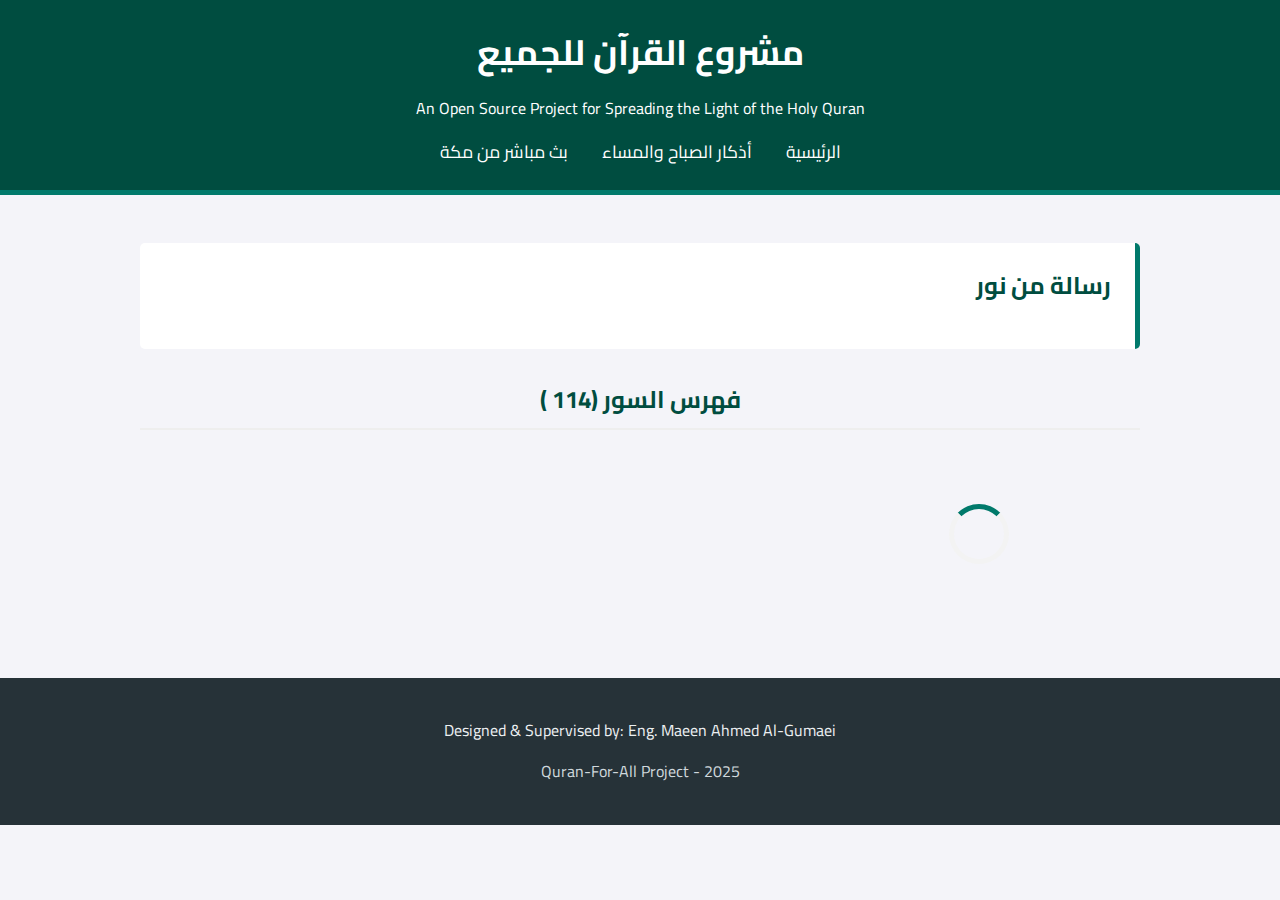
<file: index.html>
<!DOCTYPE html>
<html lang="ar" dir="rtl">
<head>
    <meta charset="UTF-8">
    <meta name="viewport" content="width=device-width, initial-scale=1.0">
    <title>مشروع القرآن للجميع</title>
    
    <!-- Google tag (gtag.js) -->
    <script async src="https://www.googletagmanager.com/gtag/js?id=G-G2L9W35NKW"></script>
    <script>
      window.dataLayer = window.dataLayer || [];
      function gtag( ){dataLayer.push(arguments);}
      gtag('js', new Date());
      gtag('config', 'G-G2L9W35NKW');
    </script>

    <link rel="stylesheet" href="style.css">
    <link rel="preconnect" href="https://fonts.googleapis.com">
    <link rel="preconnect" href="https://fonts.gstatic.com" crossorigin>
    <link href="https://fonts.googleapis.com/css2?family=Cairo:wght@400;700&display=swap" rel="stylesheet">
</head>
<body>

    <header>
        <h1>مشروع القرآن للجميع</h1>
        <p class="subtitle">An Open Source Project for Spreading the Light of the Holy Quran</p>
        <nav class="main-nav">
            <a href="index.html">الرئيسية</a>
            <a href="azkar.html">أذكار الصباح والمساء</a>
            <a href="live.html">بث مباشر من مكة</a>
        </nav>
    </header>

    <main>
        <section id="message-of-light">
            <h2>رسالة من نور</h2>
            <p id="arabic-message"></p>
            <p id="english-message" class="translation"></p>
            <small id="message-source"></small>
        </section>

        <section id="quran-surahs">
            <h2>فهرس السور (114 )</h2>
            <div id="surah-list-container">
                <div class="loading-spinner"></div>
            </div>
        </section>
    </main>

    <footer>
        <p class="credit">Designed & Supervised by: Eng. Maeen Ahmed Al-Gumaei</p>
        <p>Quran-For-All Project - 2025</p>
    </footer>

    <script src="messages.js"></script>
    <script src="script.js"></script>
</body>
</html>
</file>
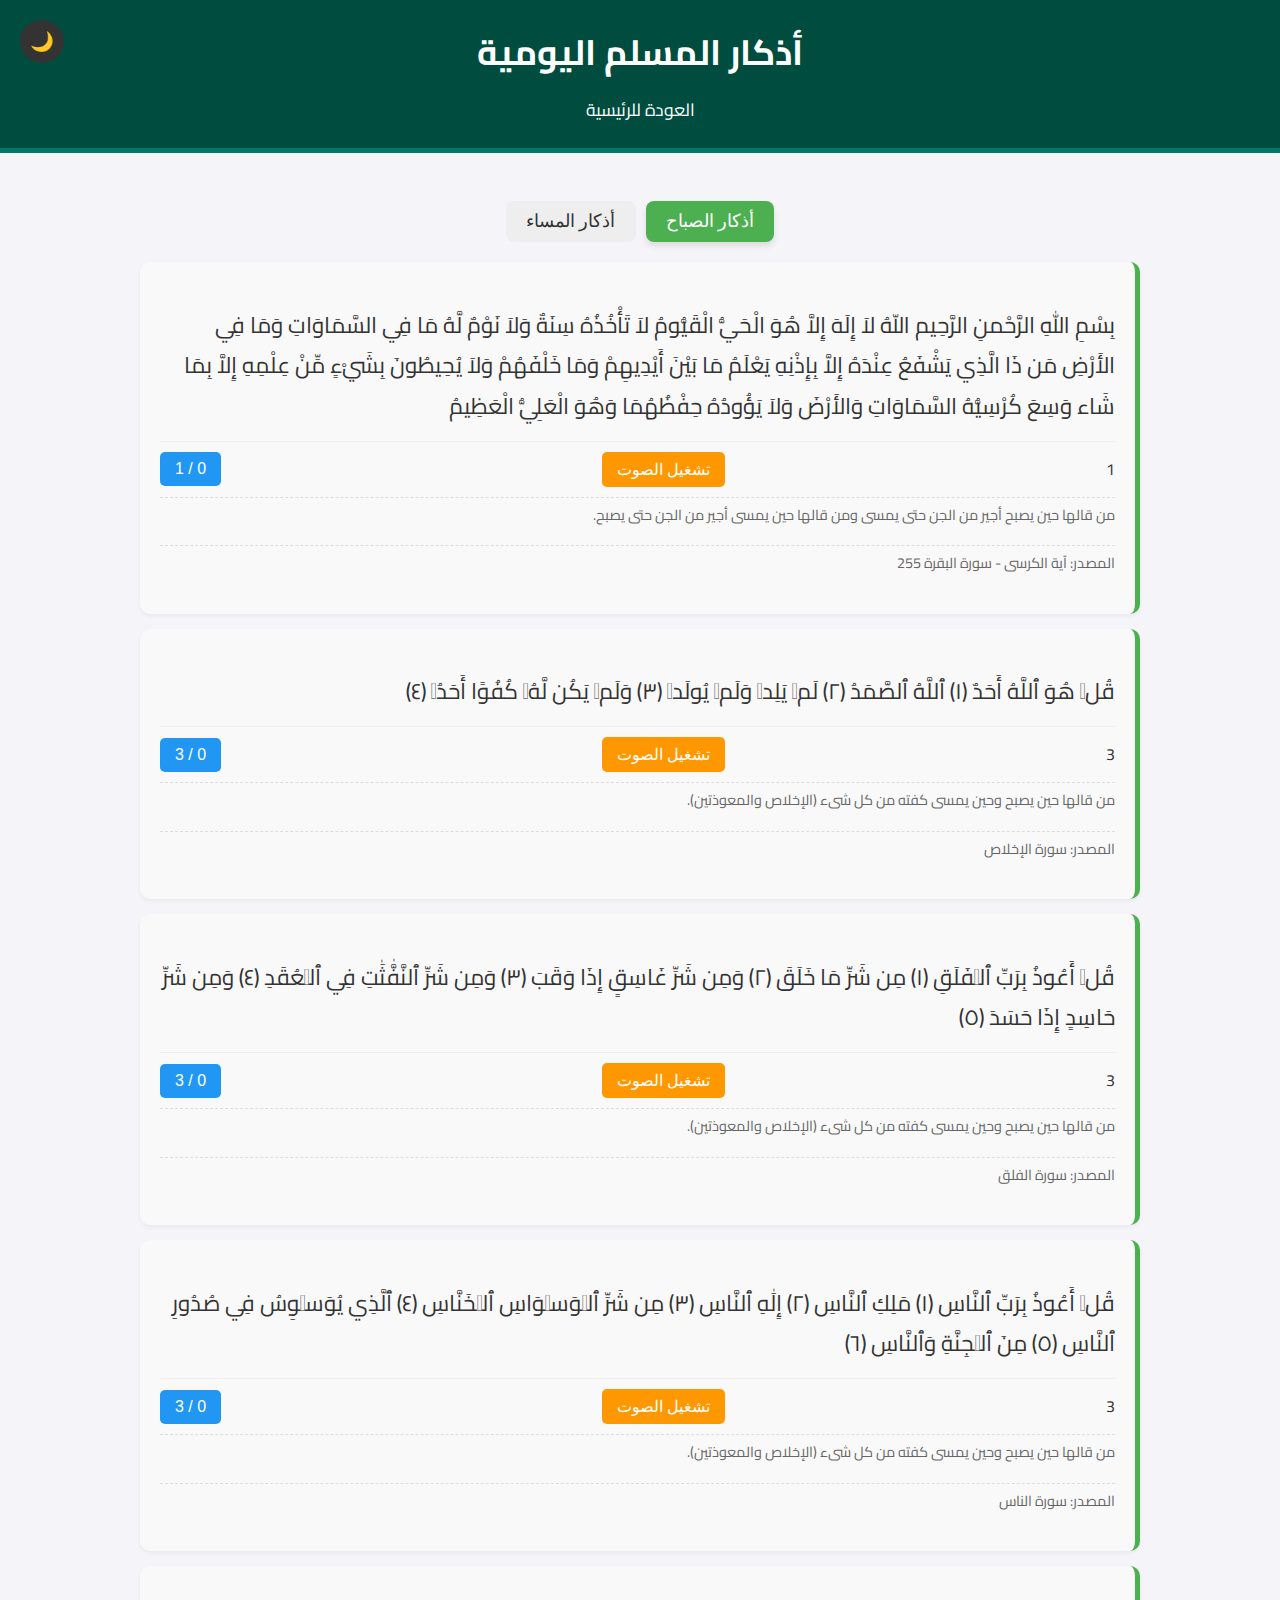
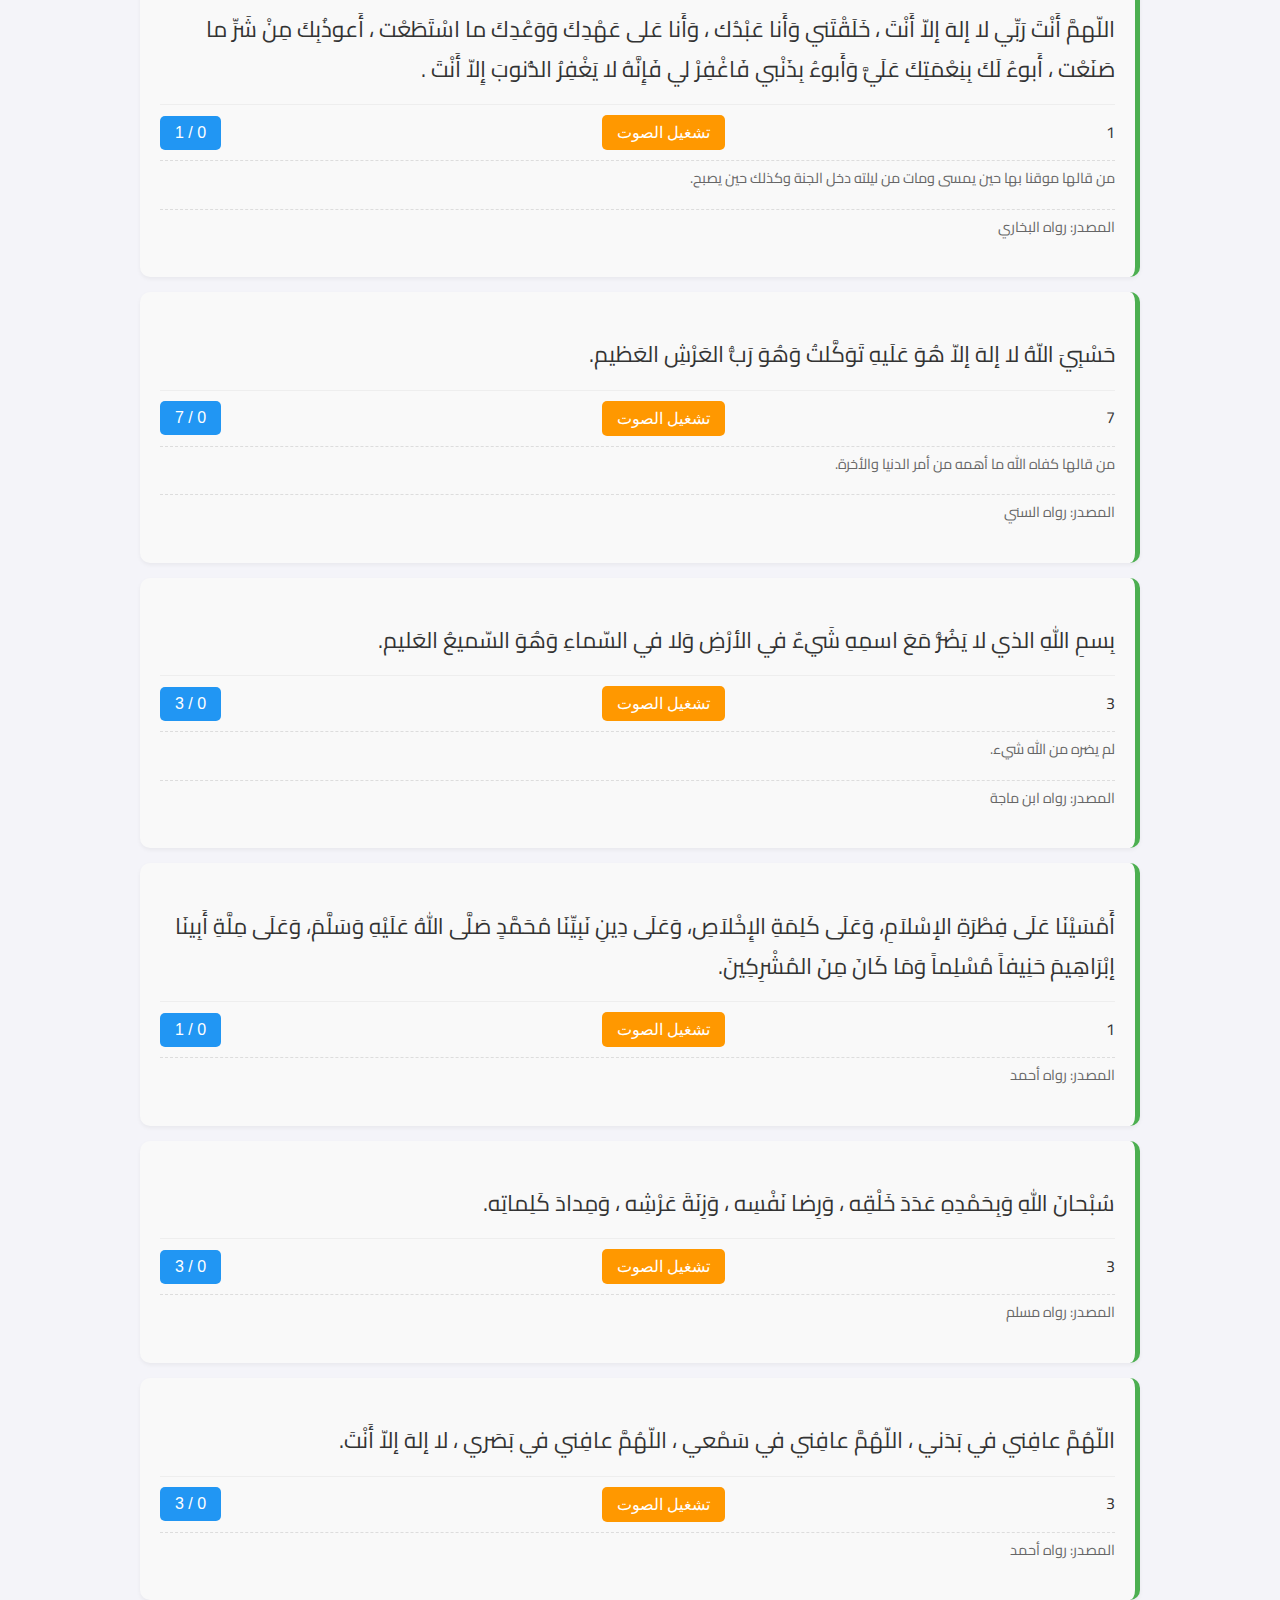
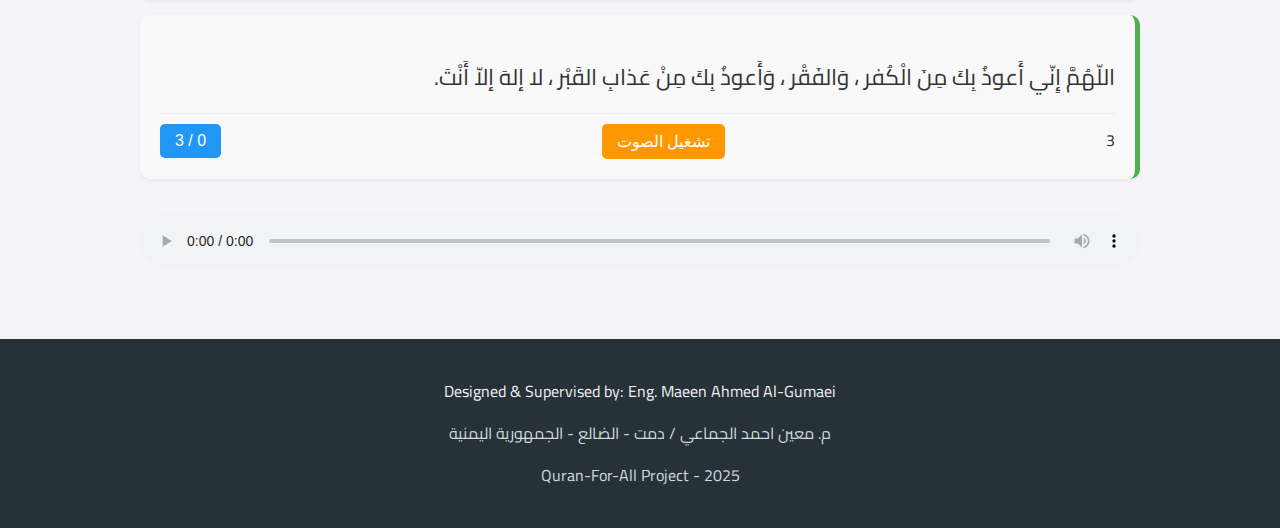
<file: azkar.html>
<!DOCTYPE html>
<html lang="ar" dir="rtl">
<head>
    <meta charset="UTF-8">
    <meta name="viewport" content="width=device-width, initial-scale=1.0">
    <title>أذكار الصباح والمساء - اذكار المسلم اليومية</title>
    <link rel="stylesheet" href="style.css">
    <link href="https://fonts.googleapis.com/css2?family=Cairo:wght@400;700&display=swap" rel="stylesheet">
    <style>
        /* CSS for Azkar Page - Added directly for simplicity */
        .azkar-controls {
            display: flex;
            justify-content: center;
            gap: 10px;
            margin-bottom: 20px;
        }
        .azkar-controls button {
            padding: 10px 20px;
            border: none;
            border-radius: 8px;
            cursor: pointer;
            font-size: 1.1em;
            transition: background-color 0.3s, color 0.3s;
            background-color: #eee;
            color: #333;
        }
        .azkar-controls button.active {
            background-color: #4CAF50;
            color: white;
            box-shadow: 0 4px 6px rgba(0, 0, 0, 0.1 );
        }
        .azkar-card {
            background-color: #f9f9f9;
            border-radius: 10px;
            padding: 20px;
            margin-bottom: 15px;
            box-shadow: 0 2px 4px rgba(0, 0, 0, 0.05);
            border-right: 5px solid #4CAF50;
            transition: background-color 0.3s;
        }
        .azkar-card.completed {
            background-color: #e6ffe6; /* Light green for completed */
            opacity: 0.8;
        }
        .zekr-text {
            font-size: 1.4em;
            line-height: 1.8;
            margin-bottom: 15px;
            color: #333;
        }
        .zekr-footer {
            display: flex;
            justify-content: space-between;
            align-items: center;
            margin-top: 10px;
            border-top: 1px solid #eee;
            padding-top: 10px;
        }
        .counter-btn {
            background-color: #2196F3;
            color: white;
            border: none;
            padding: 8px 15px;
            border-radius: 5px;
            cursor: pointer;
            font-size: 1em;
            transition: background-color 0.3s;
        }
        .counter-btn:hover:not(:disabled) {
            background-color: #0b7dda;
        }
        .counter-btn:disabled {
            background-color: #ccc;
            cursor: not-allowed;
        }
        .play-audio-btn {
            background-color: #FF9800;
            color: white;
            border: none;
            padding: 8px 15px;
            border-radius: 5px;
            cursor: pointer;
            font-size: 1em;
            transition: background-color 0.3s;
        }
        .play-audio-btn:hover {
            background-color: #e68900;
        }
        .virtue, .source {
            font-size: 0.9em;
            color: #666;
            margin-top: 10px;
            padding: 5px 0;
            border-top: 1px dashed #ddd;
        }
        
        /* Dark Mode Styles */
        body.dark-mode {
            background-color: #121212;
            color: #e0e0e0;
        }
        body.dark-mode header {
            background-color: #1f1f1f;
        }
        body.dark-mode .azkar-controls button {
            background-color: #333;
            color: #e0e0e0;
        }
        body.dark-mode .azkar-controls button.active {
            background-color: #4CAF50;
            color: white;
        }
        body.dark-mode .azkar-card {
            background-color: #1f1f1f;
            box-shadow: 0 2px 4px rgba(255, 255, 255, 0.05);
            border-right-color: #4CAF50;
        }
        body.dark-mode .zekr-text {
            color: #e0e0e0;
        }
        body.dark-mode .virtue, body.dark-mode .source {
            color: #aaa;
            border-top-color: #333;
        }
        
        /* Theme Toggle Button */
        #theme-toggle {
            position: fixed;
            top: 20px;
            left: 20px;
            background-color: #333;
            color: white;
            border: none;
            padding: 10px;
            border-radius: 50%;
            cursor: pointer;
            font-size: 1.2em;
            z-index: 1000;
        }
    </style>
</head>
<body>
    <header>
        <h1>أذكار المسلم اليومية</h1>
        <nav class="main-nav">
            <a href="index.html">العودة للرئيسية</a>
        </nav>
    </header>
    
    <button id="theme-toggle">🌙</button>

    <main class="azkar-page">
        
        <div class="azkar-controls">
            <button id="morning-btn">أذكار الصباح</button>
            <button id="evening-btn">أذكار المساء</button>
        </div>
        
        <div id="azkar-container">
            <!-- Azkar cards will be injected here by azkar.js -->
        </div>
        
        <audio id="azkar-audio-player" controls style="width: 100%; margin-top: 20px;"></audio>

    </main>
    
    <footer>
        <p class="credit">Designed & Supervised by: Eng. Maeen Ahmed Al-Gumaei</p>
        <p>م. معين احمد الجماعي / دمت - الضالع - الجمهورية اليمنية</p>
        <p>Quran-For-All Project - 2025</p>
    </footer>
    
    <!-- ملفات JavaScript الخاصة بالأذكار (مهم: استخدام type="module") -->
    <script type="module" src="azkar_data.js"></script>
    <script type="module" src="azkar.js"></script>
</body>
</html>
</file>
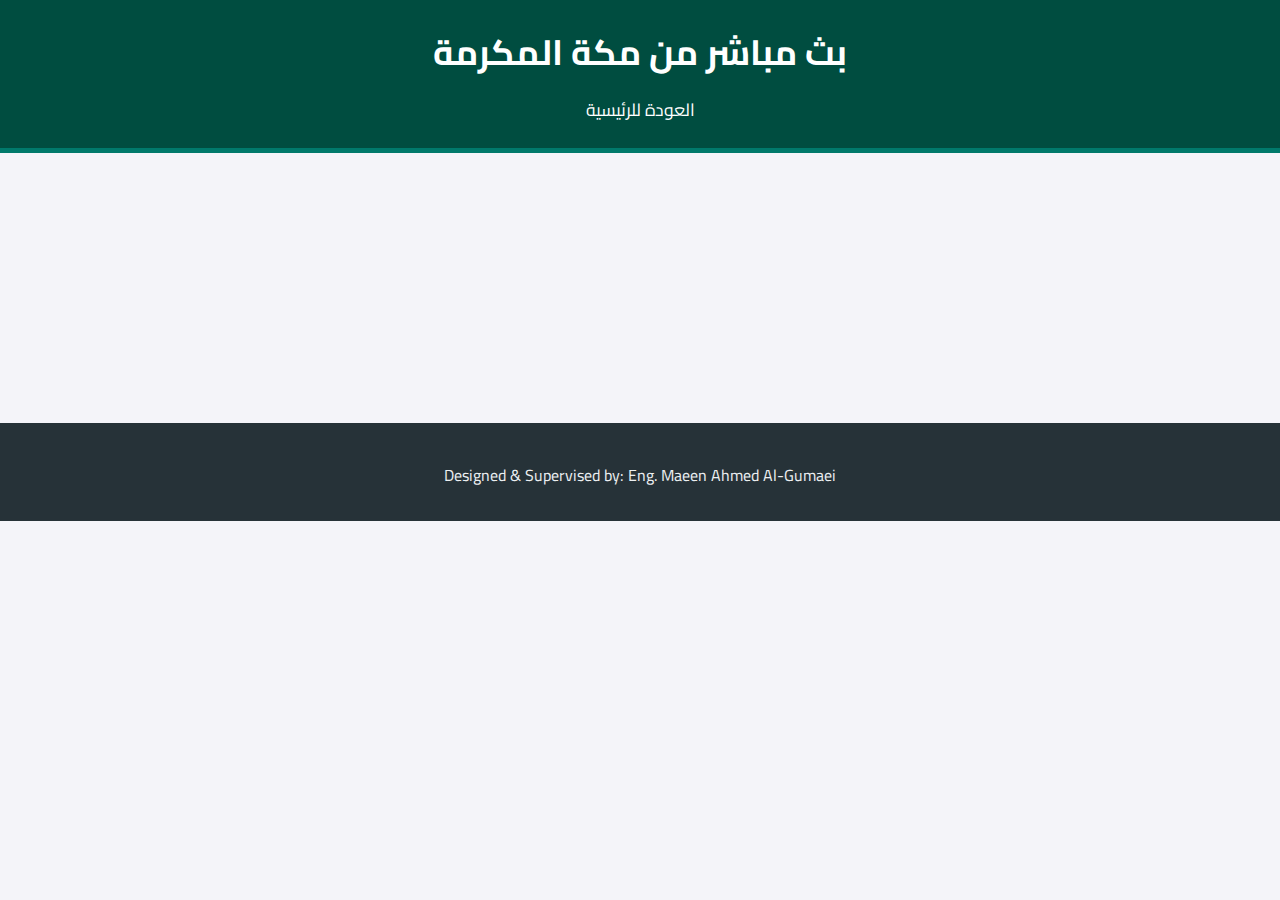
<file: live.html>
<!DOCTYPE html>
<html lang="ar" dir="rtl">
<head>
    <meta charset="UTF-8">
    <meta name="viewport" content="width=device-width, initial-scale=1.0">
    <title>بث مباشر - قناة القرآن الكريم</title>
    <link rel="stylesheet" href="style.css">
    <link href="https://fonts.googleapis.com/css2?family=Cairo:wght@400;700&display=swap" rel="stylesheet">
</head>
<body>
    <header>
        <h1>بث مباشر من مكة المكرمة</h1>
        <nav class="main-nav">
            <a href="index.html">العودة للرئيسية</a>
        </nav>
    </header>
    <main class="static-page">
        <div class="video-container">
            <iframe width="100%" height="100%" src="https://www.youtube.com/embed/2D3BFd2bA58?autoplay=1" title="YouTube video player" frameborder="0" allow="accelerometer; autoplay; clipboard-write; encrypted-media; gyroscope; picture-in-picture" allowfullscreen></iframe>
        </div>
    </main>
    <footer>
        <p class="credit">Designed & Supervised by: Eng. Maeen Ahmed Al-Gumaei</p>
    </footer>
</body>
</html>
</file>
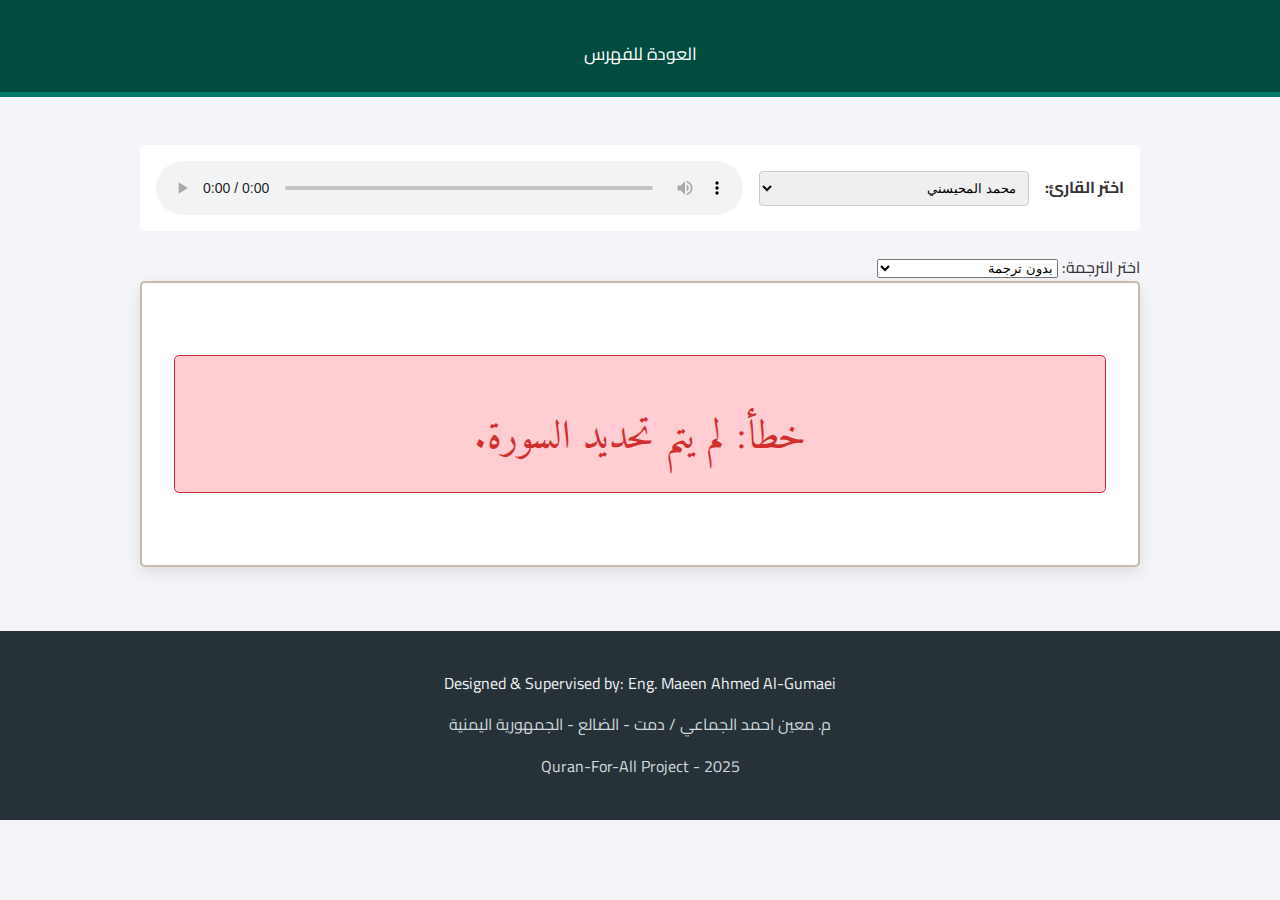
<file: reader.html>
<!DOCTYPE html>
<html lang="ar" dir="rtl">
<head>
    <meta charset="UTF-8">
    <meta name="viewport" content="width=device-width, initial-scale=1.0">
    <title>قراءة القرآن</title>
    
    <script async src="https://www.googletagmanager.com/gtag/js?id=G-G2L9W35NKW"></script>
    <script>
      window.dataLayer = window.dataLayer || [];
      function gtag(  ){dataLayer.push(arguments);}
      gtag('js', new Date());
      gtag('config', 'G-G2L9W35NKW');
    </script>

    <link rel="stylesheet" href="style.css">
    <link rel="preconnect" href="https://fonts.googleapis.com">
    <link rel="preconnect" href="https://fonts.gstatic.com" crossorigin>
    <link href="https://fonts.googleapis.com/css2?family=Amiri+Quran&family=Cairo:wght@400;700&display=swap" rel="stylesheet">
</head>
<body>
    <header>
        <h1 id="surah-title"></h1>
        <nav class="main-nav">
            <a href="index.html">العودة للفهرس</a>
        </nav>
    </header>

    <main>
        <div id="reader-controls">
            <label for="reciter-select">اختر القارئ:</label>
            <select id="reciter-select"></select>
            <audio id="audio-player" controls></audio>
        </div>
        <div id="translation-controls" style="margin-top: 15px;">
            <label for="translation-select">اختر الترجمة:</label>
            <select id="translation-select">
                <option value="none">بدون ترجمة</option>
            </select>
        </div>

        <div class="mushaf-container">
            <div class="bismillah" id="bismillah-display" style="display:none;">
                بِسْمِ اللَّهِ الرَّحْمَٰنِ الرَّحِيمِ
            </div>
            <div id="ayah-text-container" class="mushaf-text">
                <div class="loading-spinner"></div>
            </div>
        </div>
    </main>

    <footer>
        <p class="credit">Designed & Supervised by: Eng. Maeen Ahmed Al-Gumaei</p>
        <p>م. معين احمد الجماعي / دمت - الضالع - الجمهورية اليمنية</p>
        <p>Quran-For-All Project - 2025</p>
    </footer>

    <script src="reader.js"></script>
</body>
</html>
</file>
<file: style.css>
/* --- إعدادات عامة --- */
body { font-family: 'Cairo', sans-serif; margin: 0; padding: 0; background-color: #f4f4f9; color: #333; line-height: 1.6; }
header { background-color: #004d40; color: #fff; padding: 1.5rem 1rem; border-bottom: 5px solid #00796b; text-align: center; }
header h1 { margin: 0; font-size: 2.2rem; }
.main-nav { margin-top: 1rem; }
.main-nav a { color: #fff; text-decoration: none; margin: 0 15px; font-size: 1.1rem; transition: color 0.2s; }
.radio-icon { background-color: #ff9800; padding: 5px 10px; border-radius: 5px; font-weight: bold; }
.radio-icon:hover { background-color: #fb8c00; }
.main-nav a:hover { color: #80cbc4; }
main { padding: 1rem; max-width: 1000px; margin: 2rem auto; }
.error-message { color: #D32F2F; text-align: center; padding: 10px; background-color: #FFCDD2; border: 1px solid #D32F2F; border-radius: 5px; }
.loading-spinner { border: 5px solid #f3f3f3; border-top: 5px solid #00796b; border-radius: 50%; width: 50px; height: 50px; animation: spin 1s linear infinite; margin: 50px auto; }
@keyframes spin { 0% { transform: rotate(0deg); } 100% { transform: rotate(360deg); } }

/* --- الصفحة الرئيسية --- */
#message-of-light { background-color: #fff; border-right: 5px solid #00796b; padding: 1.5rem; margin-bottom: 2rem; border-radius: 5px; text-align: right; }
#message-of-light h2 { margin-top: 0; color: #004d40; }
.hero-message p { font-size: 1.5rem; font-style: italic; margin-bottom: 0.5rem; margin-top: 0; }
.hero-message small { color: #777; display: block; margin-top: 10px; }
.hero-message .translation { font-size: 1rem; font-style: normal; color: #555; margin-top: 10px; border-top: 1px dashed #eee; padding-top: 10px; direction: ltr; text-align: left; }
#quran-surahs h2 { text-align: center; color: #004d40; border-bottom: 2px solid #eee; padding-bottom: 0.5rem; margin-bottom: 1.5rem; }
#surah-list-container { display: grid; grid-template-columns: repeat(auto-fill, minmax(280px, 1fr)); gap: 1rem; }
.surah-card { background-color: #fff; border: 1px solid #ddd; border-radius: 5px; padding: 1rem; transition: transform 0.2s, box-shadow 0.2s; cursor: pointer; text-decoration: none; color: inherit; display: block; }
.surah-card:hover { transform: translateY(-5px); box-shadow: 0 4px 12px rgba(0,0,0,0.1); }
.surah-card-header { display: flex; justify-content: space-between; align-items: center; border-bottom: 1px solid #eee; padding-bottom: 0.5rem; margin-bottom: 0.5rem; }
.surah-name { font-family: 'Amiri Quran', serif; font-size: 1.5rem; font-weight: bold; color: #004d40; }
.surah-number { background-color: #00796b; color: white; border-radius: 50%; width: 30px; height: 30px; display: flex; align-items: center; justify-content: center; font-size: 0.9rem; }
.surah-details { font-size: 0.9rem; color: #666; }

/* --- صفحة القارئ (reader.html) --- */
#reader-controls { background-color: #fff; padding: 1rem; border-radius: 5px; margin-bottom: 1.5rem; display: flex; flex-wrap: wrap; align-items: center; gap: 1rem; }
#reader-controls label { font-weight: bold; }
#reader-controls select { flex-grow: 1; padding: 8px; border: 1px solid #ccc; border-radius: 4px; }
#reader-controls audio { flex-grow: 2; }
.mushaf-container { background-color: #fff; border: 2px solid #c8bca7; padding: 2rem; border-radius: 5px; box-shadow: 0 5px 15px rgba(0,0,0,0.1); }
.bismillah { font-family: 'Amiri Quran', serif; font-size: 2rem; text-align: center; padding-bottom: 1.5rem; border-bottom: 2px solid #00796b; margin-bottom: 1.5rem; }
.mushaf-text { font-family: 'Amiri Quran', serif; font-size: 2.5rem; line-height: 2.9; text-align: justify; direction: rtl; }
.ayah { transition: background-color 0.3s; border-radius: 5px; }
.ayah.highlight { background-color: #e0f2f1; }
.ayah-marker { color: #00796b; font-size: 1.5rem; vertical-align: middle; }
.ayah-translation { font-family: 'Cairo', sans-serif; font-size: 1.1rem; color: #444; margin-top: 10px; direction: ltr; text-align: left; border-left: 3px solid #00796b; padding-left: 10px; }

/* --- الصفحات الثابتة (أذكار، بث مباشر.static-page { background-color: #fff; padding: 2rem; border-radius: 5px; }
.video-container { position: relative; padding-bottom: 56.25%; height: 0; overflow: hidden; max-width: 100%; background: #000; }
.video-container iframe { position: absolute; top: 0; left: 0; width: 100%; height: 100%; }
.notice { text-align: center; color: #666; font-size: 0.9rem; margin-top: 1rem; }

/* --- التذييل --- */
footer { margin-top: 3rem; padding: 1.5rem; background-color: #263238; color: #cfd8dc; text-align: center; }
footer .credit { font-size: 1rem; color: #eceff1; margin-bottom: 0.5rem; }
</file>
